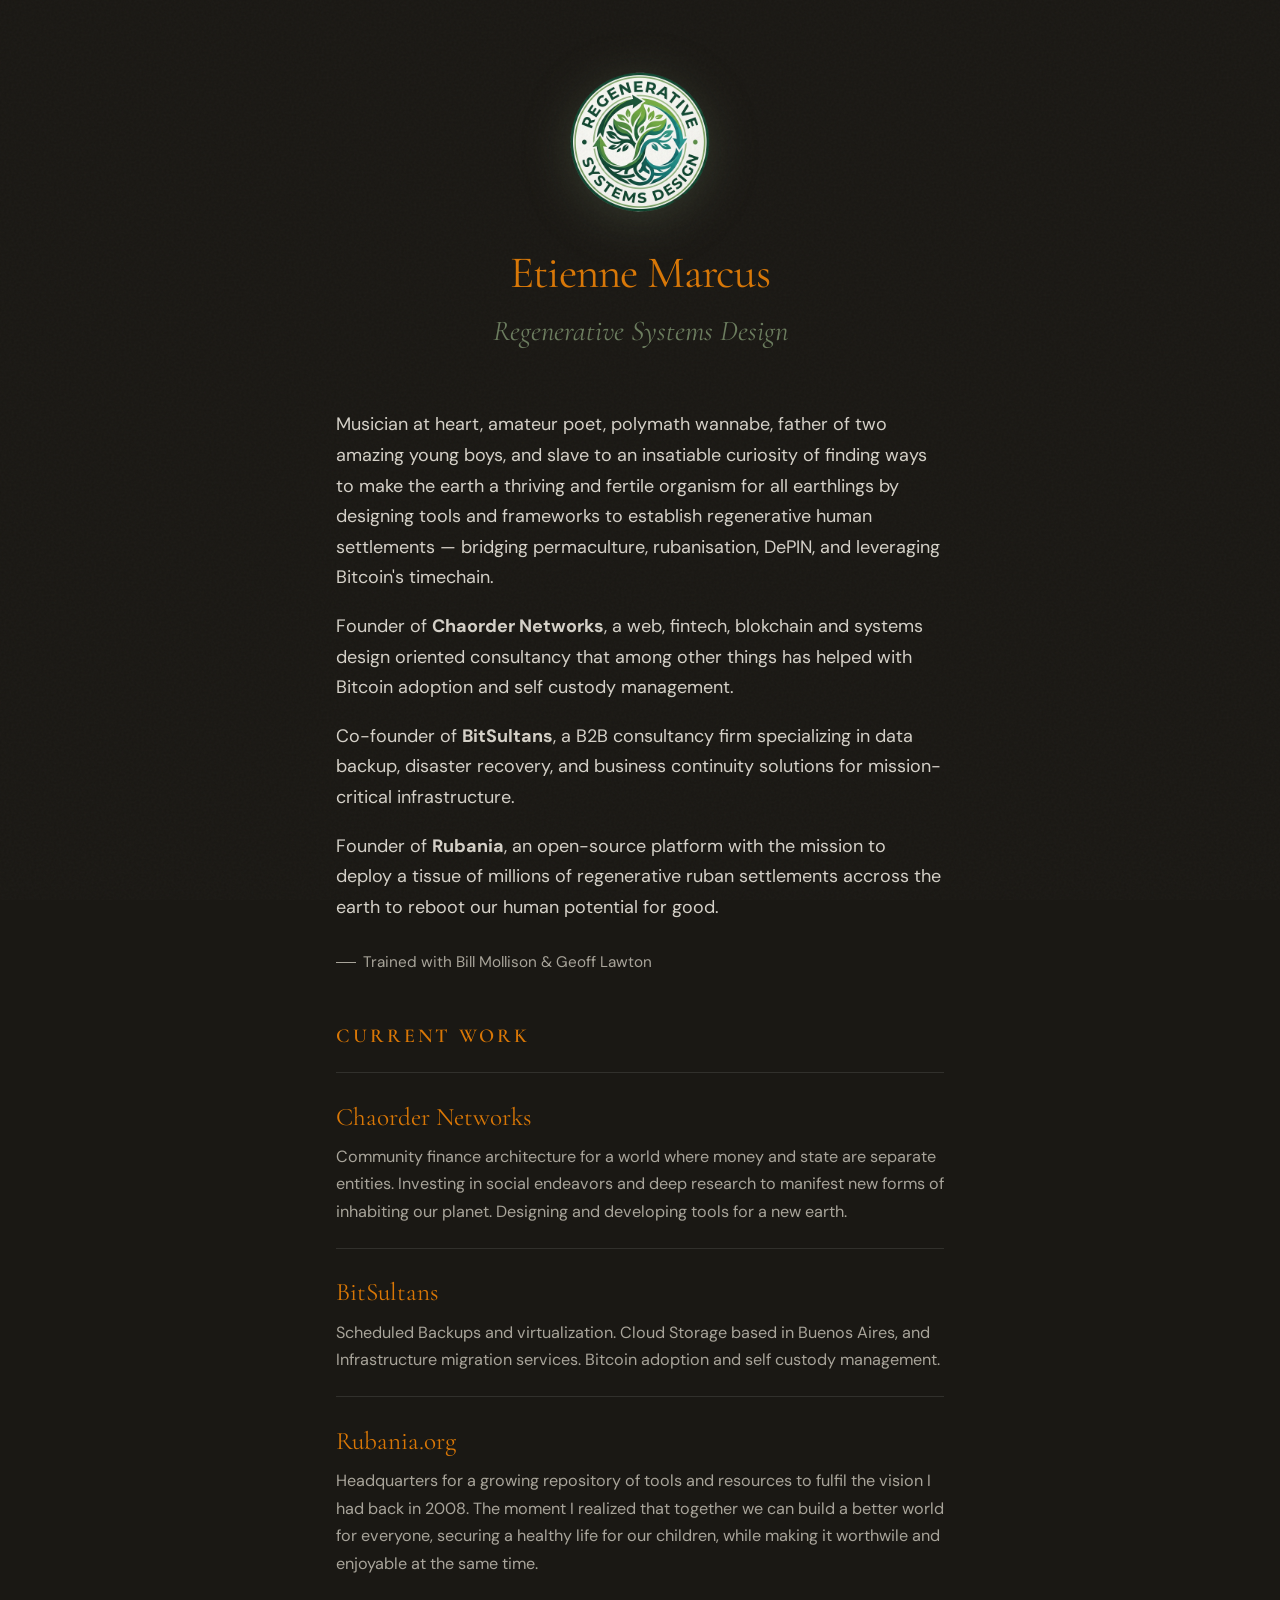
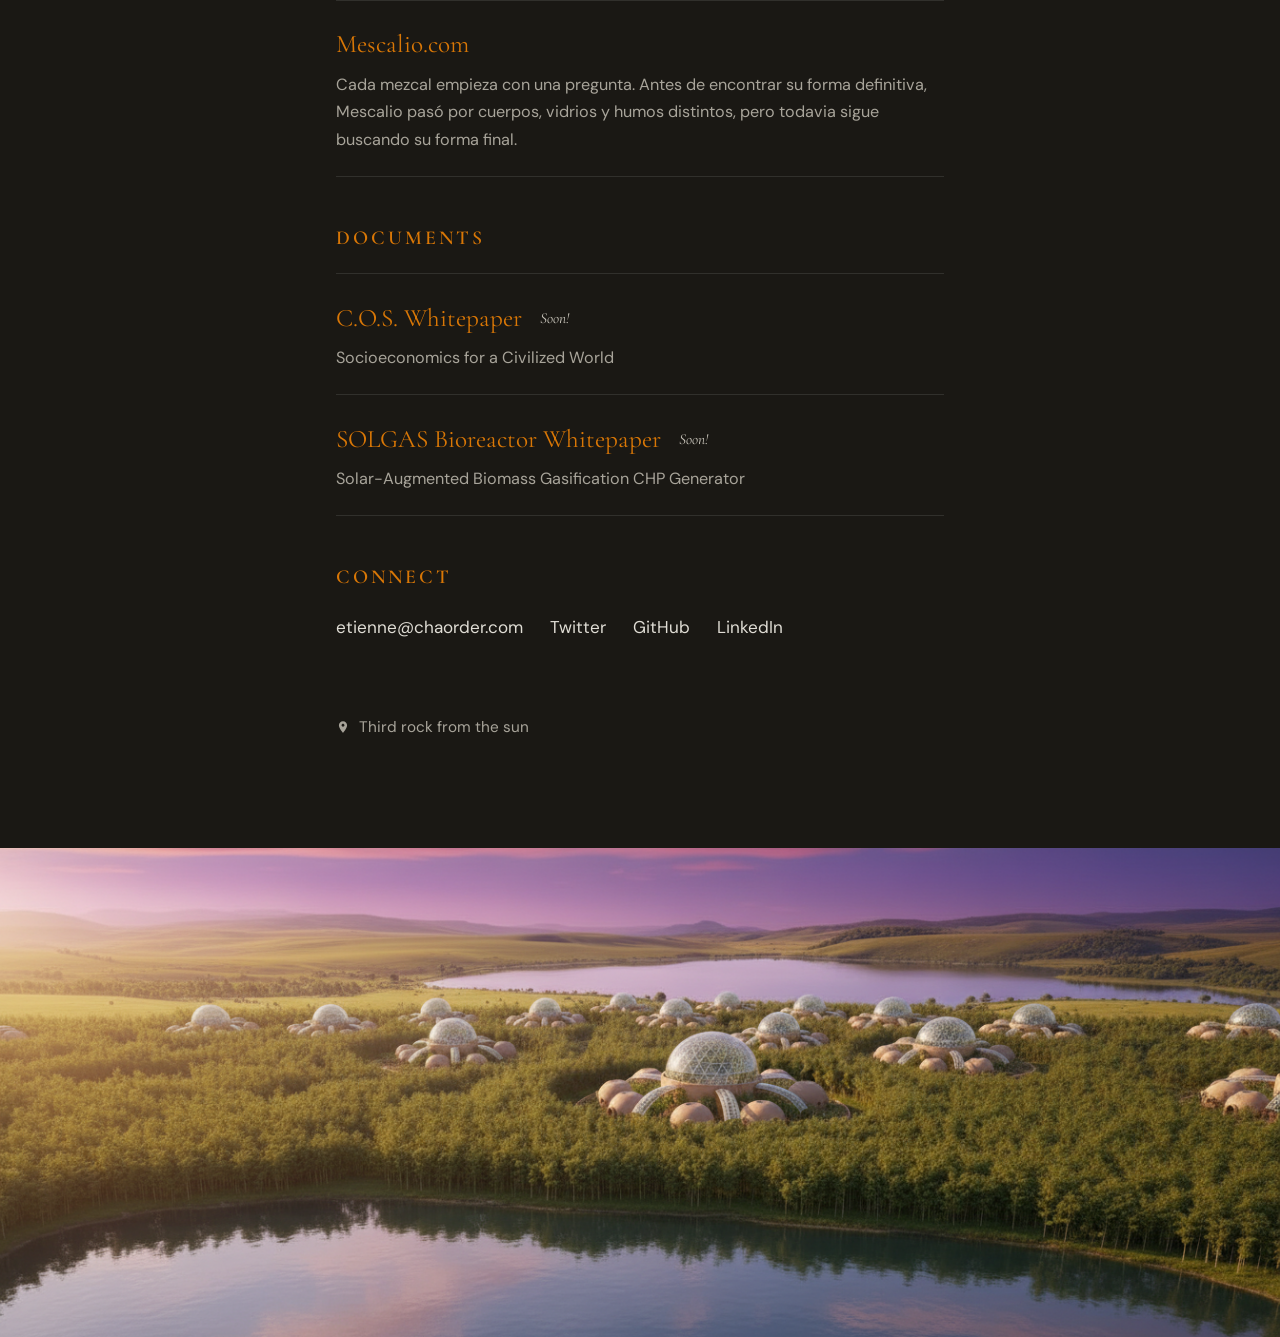
<file: index.html>
<!DOCTYPE html>
<html lang="en">
<head>
  <meta charset="UTF-8">
  <meta name="viewport" content="width=device-width, initial-scale=1.0">
  <title>Marcus Pub</title>
  <meta name="description" content="Regenerative systems designer. Founder of Rubania. Building tools that bridge permaculture principles with decentralized coordination.">
  
  <link rel="icon" type="image/png" href="images/favicon.png">
  <link rel="preconnect" href="https://fonts.googleapis.com">
  <link rel="preconnect" href="https://fonts.gstatic.com" crossorigin>
  <link href="https://fonts.googleapis.com/css2?family=Cormorant+Garamond:ital,wght@0,400;0,600;1,400&family=DM+Sans:wght@400;500&display=swap" rel="stylesheet">
  
  <style>
    :root {
      --color-earth: #e0ddd5;
      --color-soil: #d5d1c8;
      --color-sage: #c8c4ba;
      --color-stone: #a8a49a;
      --color-sand: #e8e2d6;
      --color-cream: #1a1814;
      --color-title: #d97706;
      --font-display: 'Cormorant Garamond', Georgia, serif;
      --font-body: 'DM Sans', -apple-system, sans-serif;
    }

    * {
      margin: 0;
      padding: 0;
      box-sizing: border-box;
    }

    html {
      font-size: 18px;
      scroll-behavior: smooth;
    }

    body {
      font-family: var(--font-body);
      background: var(--color-cream);
      color: var(--color-earth);
      line-height: 1.7;
      min-height: 100vh;
      position: relative;
      overflow-x: hidden;
    }

    /* Subtle texture overlay */
    body::before {
      content: '';
      position: fixed;
      top: 0;
      left: 0;
      width: 100%;
      height: 100%;
      background-image: url("data:image/svg+xml,%3Csvg viewBox='0 0 400 400' xmlns='http://www.w3.org/2000/svg'%3E%3Cfilter id='noiseFilter'%3E%3CfeTurbulence type='fractalNoise' baseFrequency='0.9' numOctaves='4' stitchTiles='stitch'/%3E%3C/filter%3E%3Crect width='100%25' height='100%25' filter='url(%23noiseFilter)'/%3E%3C/svg%3E");
      opacity: 0.03;
      pointer-events: none;
      z-index: 1000;
    }

    .container {
      max-width: 680px;
      margin: 0 auto;
      padding: 4rem 2rem;
      min-height: 100vh;
      display: flex;
      flex-direction: column;
      justify-content: center;
    }

    header {
      margin-bottom: 3rem;
      animation: fadeUp 0.8s ease-out;
    }

    .logo-container {
      display: flex;
      justify-content: center;
      margin-bottom: 2rem;
    }

    .logo {
      width: 140px;
      height: 140px;
      border-radius: 50%;
      object-fit: cover;
      animation: float 6s ease-in-out infinite, fadeUp 0.8s ease-out;
      filter: drop-shadow(0 8px 24px rgba(107, 124, 94, 0.3));
      transition: transform 0.4s ease, filter 0.4s ease;
    }

    .logo:hover {
      transform: scale(1.08);
      filter: drop-shadow(0 12px 32px rgba(107, 124, 94, 0.5));
    }

    @keyframes float {
      0%, 100% {
        transform: translateY(0px);
      }
      50% {
        transform: translateY(-8px);
      }
    }

    h1 {
      font-family: var(--font-display);
      font-size: 2.5rem;
      font-weight: 400;
      letter-spacing: -0.02em;
      line-height: 1.1;
      margin-bottom: 0.5rem;
      color: var(--color-title);
    }

    .tagline {
      display: block;
      text-align: center;
      font-family: var(--font-display);
      font-size: 1.6rem;
      font-style: italic;
      color: #6b7c5e;
    }

    .intro {
      margin-bottom: 2.5rem;
      animation: fadeUp 0.8s ease-out 0.1s backwards;
    }

    .intro p {
      margin-bottom: 1rem;
      color: var(--color-soil);
    }

    .intro p:last-child {
      margin-bottom: 0;
    }

    .lineage {
      display: inline-flex;
      align-items: center;
      gap: 0.4rem;
      font-size: 0.85rem;
      color: var(--color-stone);
      margin-top: 0.5rem;
    }

    .lineage::before {
      content: '';
      width: 20px;
      height: 1px;
      background: var(--color-stone);
    }

    .work {
      margin-bottom: 2.5rem;
      animation: fadeUp 0.8s ease-out 0.2s backwards;
    }

    .work h2 {
      font-family: var(--font-display);
      font-size: 1.1rem;
      font-weight: 600;
      text-transform: uppercase;
      letter-spacing: 0.15em;
      color: var(--color-title);
      margin-bottom: 1rem;
    }

    .project {
      padding: 1.25rem 0;
      border-top: 1px solid rgba(255, 255, 255, 0.1);
    }

    .project:last-child {
      border-bottom: 1px solid rgba(255, 255, 255, 0.1);
    }

    .project a {
      display: block;
      text-decoration: none;
      color: inherit;
      transition: all 0.3s ease;
    }

    .project a:hover {
      transform: translateX(8px);
    }

    .project-name {
      font-family: var(--font-display);
      font-size: 1.4rem;
      font-weight: 400;
      margin-bottom: 0.25rem;
      display: flex;
      align-items: center;
      gap: 0.5rem;
      color: var(--color-title);
    }

    .project-name::after {
      content: '→';
      font-size: 1rem;
      opacity: 0;
      transform: translateX(-8px);
      transition: all 0.3s ease;
    }

    .project a:hover .project-name::after {
      opacity: 1;
      transform: translateX(0);
    }

    .project-desc {
      font-size: 0.9rem;
      color: var(--color-stone);
    }

    .project.no-link {
      cursor: default;
    }

    .soon {
      font-family: var(--font-display);
      font-style: italic;
      font-size: 0.85rem;
      color: var(--color-sage);
      margin-left: 0.6em;
      font-weight: 400;
    }

    .connect {
      animation: fadeUp 0.8s ease-out 0.3s backwards;
    }

    .connect h2 {
      font-family: var(--font-display);
      font-size: 1.1rem;
      font-weight: 600;
      text-transform: uppercase;
      letter-spacing: 0.15em;
      color: var(--color-title);
      margin-bottom: 1rem;
    }

    .links {
      display: flex;
      flex-wrap: wrap;
      gap: 1.5rem;
    }

    .links a {
      color: var(--color-earth);
      text-decoration: none;
      font-size: 0.95rem;
      position: relative;
      transition: color 0.3s ease;
    }

    .links a::after {
      content: '';
      position: absolute;
      bottom: -2px;
      left: 0;
      width: 100%;
      height: 1px;
      background: var(--color-sage);
      transform: scaleX(0);
      transform-origin: right;
      transition: transform 0.3s ease;
    }

    .links a:hover {
      color: var(--color-sage);
    }

    .links a:hover::after {
      transform: scaleX(1);
      transform-origin: left;
    }

    footer {
      margin-top: auto;
      padding-top: 4rem;
      animation: fadeUp 0.8s ease-out 0.4s backwards;
    }

    .location {
      font-size: 0.85rem;
      color: var(--color-stone);
      display: flex;
      align-items: center;
      gap: 0.5rem;
    }

    .location svg {
      width: 14px;
      height: 14px;
      fill: currentColor;
    }

    @keyframes fadeUp {
      from {
        opacity: 0;
        transform: translateY(20px);
      }
      to {
        opacity: 1;
        transform: translateY(0);
      }
    }

    @media (max-width: 600px) {
      html {
        font-size: 16px;
      }

      .container {
        padding: 3rem 1.5rem;
      }

      h1 {
        font-size: 2rem;
      }

      .logo {
        width: 110px;
        height: 110px;
      }

      .links {
        gap: 1rem 1.5rem;
      }
    }

    /* Bottom banner */
    .banner {
      width: 100%;
      margin-top: 2rem;
      animation: fadeUp 0.8s ease-out 0.5s backwards;
    }

    .banner img {
      width: 100%;
      height: auto;
      display: block;
    }

  </style>
</head>
<body>
  <div class="container">
    <header>
      <div class="logo-container">
        <img src="images/regen.png" alt="Regen Logo" class="logo">
      </div>
      <h1><center>Etienne Marcus</center></h1>
      <span class="tagline">Regenerative Systems Design</span>
    </header>

    <section class="intro">
      <p>
        Musician at heart, amateur poet, polymath wannabe, father of two amazing young boys,
        and slave to an insatiable curiosity of finding ways to
        make the earth a thriving and fertile organism for all earthlings by designing tools and frameworks to establish regenerative human settlements — bridging permaculture, rubanisation, DePIN, and leveraging Bitcoin's timechain.
      </p>
      <p>
        Founder of <strong>Chaorder Networks</strong>, a web, fintech, blokchain and systems design oriented consultancy that among other things has helped with Bitcoin adoption and self custody management.
      </p>
      <p>
        Co-founder of <strong>BitSultans</strong>, a B2B consultancy firm specializing in data backup, disaster recovery, and business continuity solutions for mission-critical infrastructure.
      </p> 
      <p>
        Founder of <strong>Rubania</strong>, an open-source platform with the mission to deploy a tissue of millions of regenerative ruban settlements accross the earth to reboot our human potential for good.
      </p>
      <div class="lineage">
        Trained with Bill Mollison & Geoff Lawton
      </div>
    </section>

    <section class="work">
      <h2>Current Work</h2>

      <div class="project">
        <a href="https://chaorder.com" target="_blank" rel="noopener">
          <div class="project-name">Chaorder Networks</div>
          <div class="project-desc">Community finance architecture for a world where money and state are separate entities. Investing in social endeavors and deep research to manifest new forms of inhabiting our planet. Designing and developing tools for a new earth.</div>
        </a>
      </div>

      <div class="project">
        <a href="https://www.bitsultans.it/" target="_blank" rel="noopener">
          <div class="project-name">BitSultans</div>
          <div class="project-desc">Scheduled Backups and virtualization. Cloud Storage based in Buenos Aires, and Infrastructure migration services. Bitcoin adoption and self custody management.</div>
        </a>
      </div>

      <div class="project">
        <a href="https://www.rubania.org" target="_blank" rel="noopener">
          <div class="project-name">Rubania.org</div>
          <div class="project-desc">Headquarters for a growing repository of tools and resources to fulfil the vision I had back in 2008. The moment I realized that together we can build a better world for everyone, securing a healthy life for our children, while making it worthwile and enjoyable at the same time.</div>
        </a>
      </div>

      <div class="project">
        <a href="https://mescalio.com" target="_blank" rel="noopener">
          <div class="project-name">Mescalio.com</div>
          <div class="project-desc">Cada mezcal empieza con una pregunta. Antes de encontrar su forma definitiva, Mescalio pasó por cuerpos, vidrios y humos distintos, pero todavia sigue buscando su forma final.</div>
        </a>
      </div>
    </section>

    <section class="work">
      <h2>Documents</h2>

      <div class="project no-link">
        <div class="project-name">C.O.S. Whitepaper <span class="soon">Soon!</span></div>
        <div class="project-desc">Socioeconomics for a Civilized World</div>
      </div>

      <div class="project no-link">
        <div class="project-name">SOLGAS Bioreactor Whitepaper <span class="soon">Soon!</span></div>
        <div class="project-desc">Solar-Augmented Biomass Gasification CHP Generator</div>
      </div>
    </section>

    <section class="connect">
      <h2>Connect</h2>
      <div class="links">
        <a href="mailto:etienne@chaorder.com">etienne@chaorder.com</a>
        <a href="https://twitter.com/etimarcus" target="_blank" rel="noopener">Twitter</a>
        <a href="https://github.com/etimarcus" target="_blank" rel="noopener">GitHub</a>
        <a href="https://linkedin.com/in/ermarcus" target="_blank" rel="noopener">LinkedIn</a>
      </div>
    </section>

    <footer>
      <div class="location">
        <svg xmlns="http://www.w3.org/2000/svg" viewBox="0 0 24 24"><path d="M12 2C8.13 2 5 5.13 5 9c0 5.25 7 13 7 13s7-7.75 7-13c0-3.87-3.13-7-7-7zm0 9.5c-1.38 0-2.5-1.12-2.5-2.5s1.12-2.5 2.5-2.5 2.5 1.12 2.5 2.5-1.12 2.5-2.5 2.5z"/></svg>
        Third rock from the sun
      </div>
    </footer>
  </div>

  <div class="banner">
    <img src="images/banner.png" alt="Regenerative Settlement Vision">
  </div>
</body>
</html>
</file>
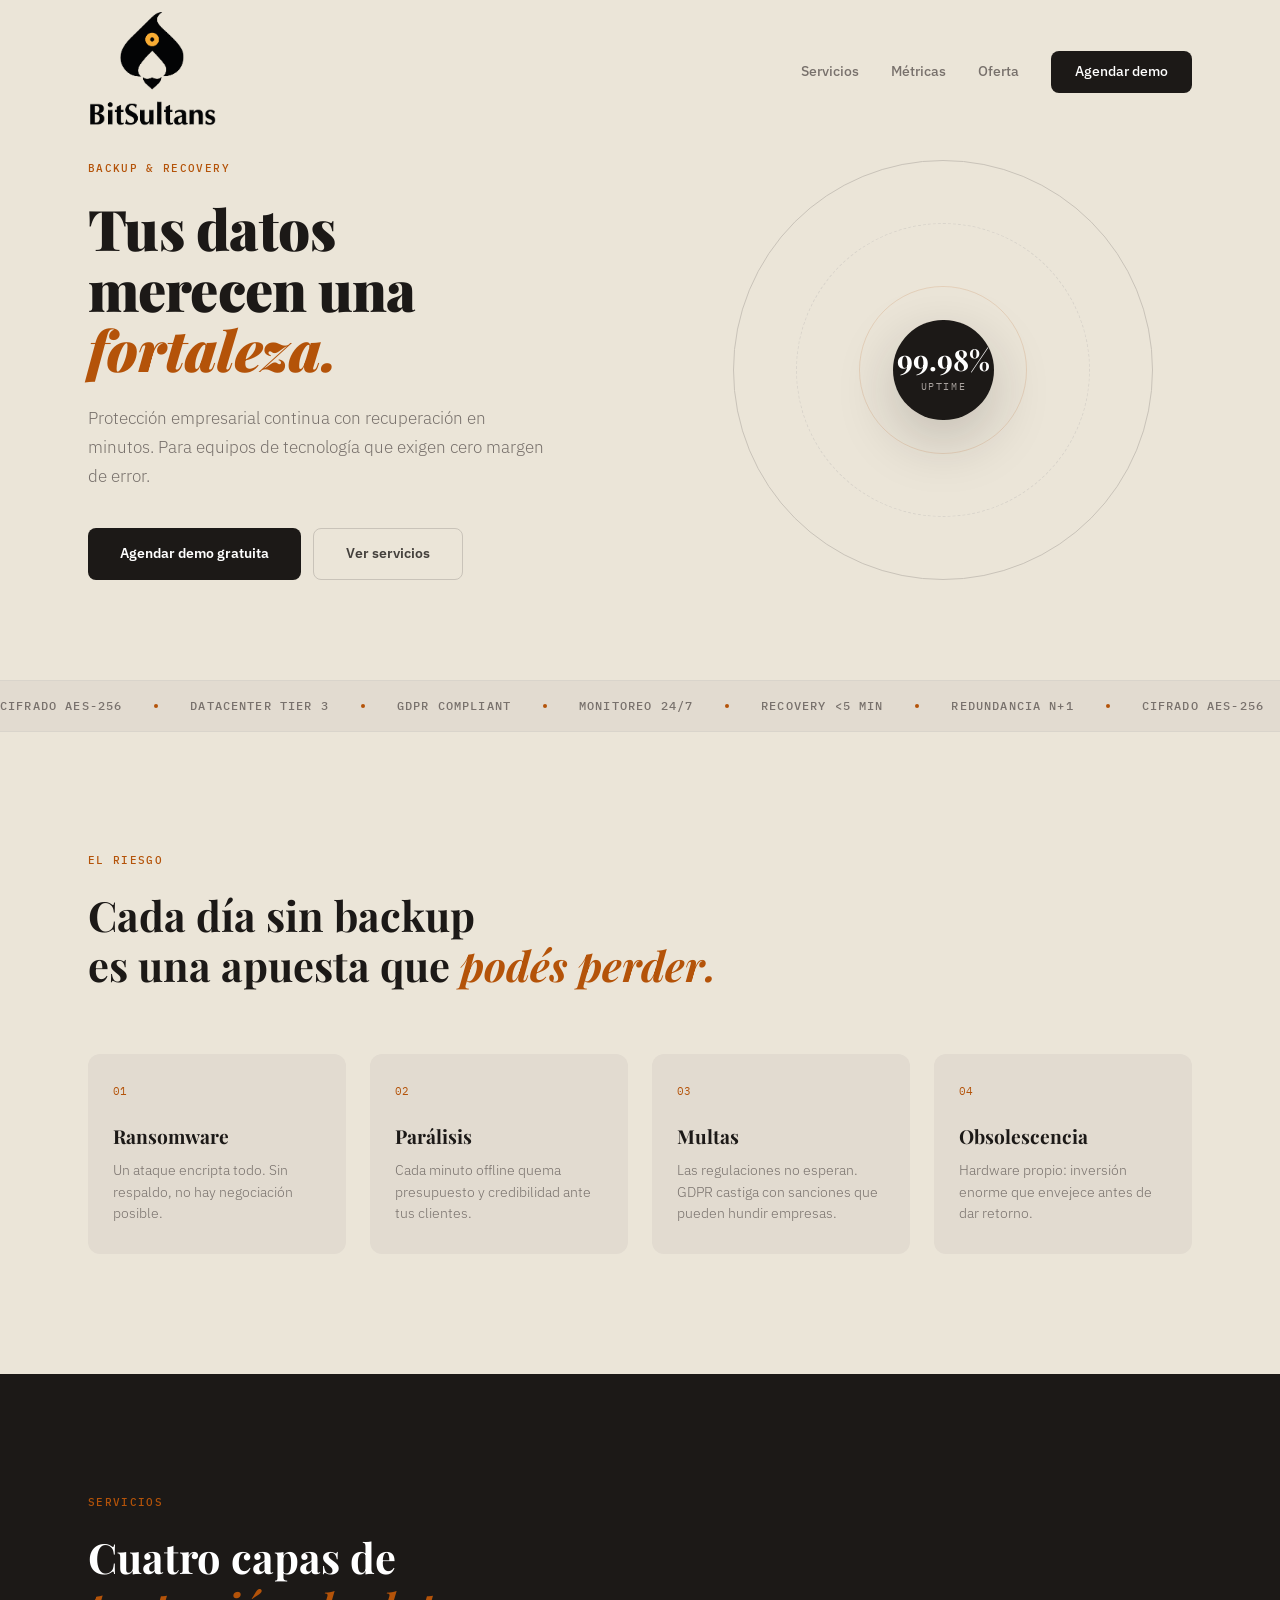
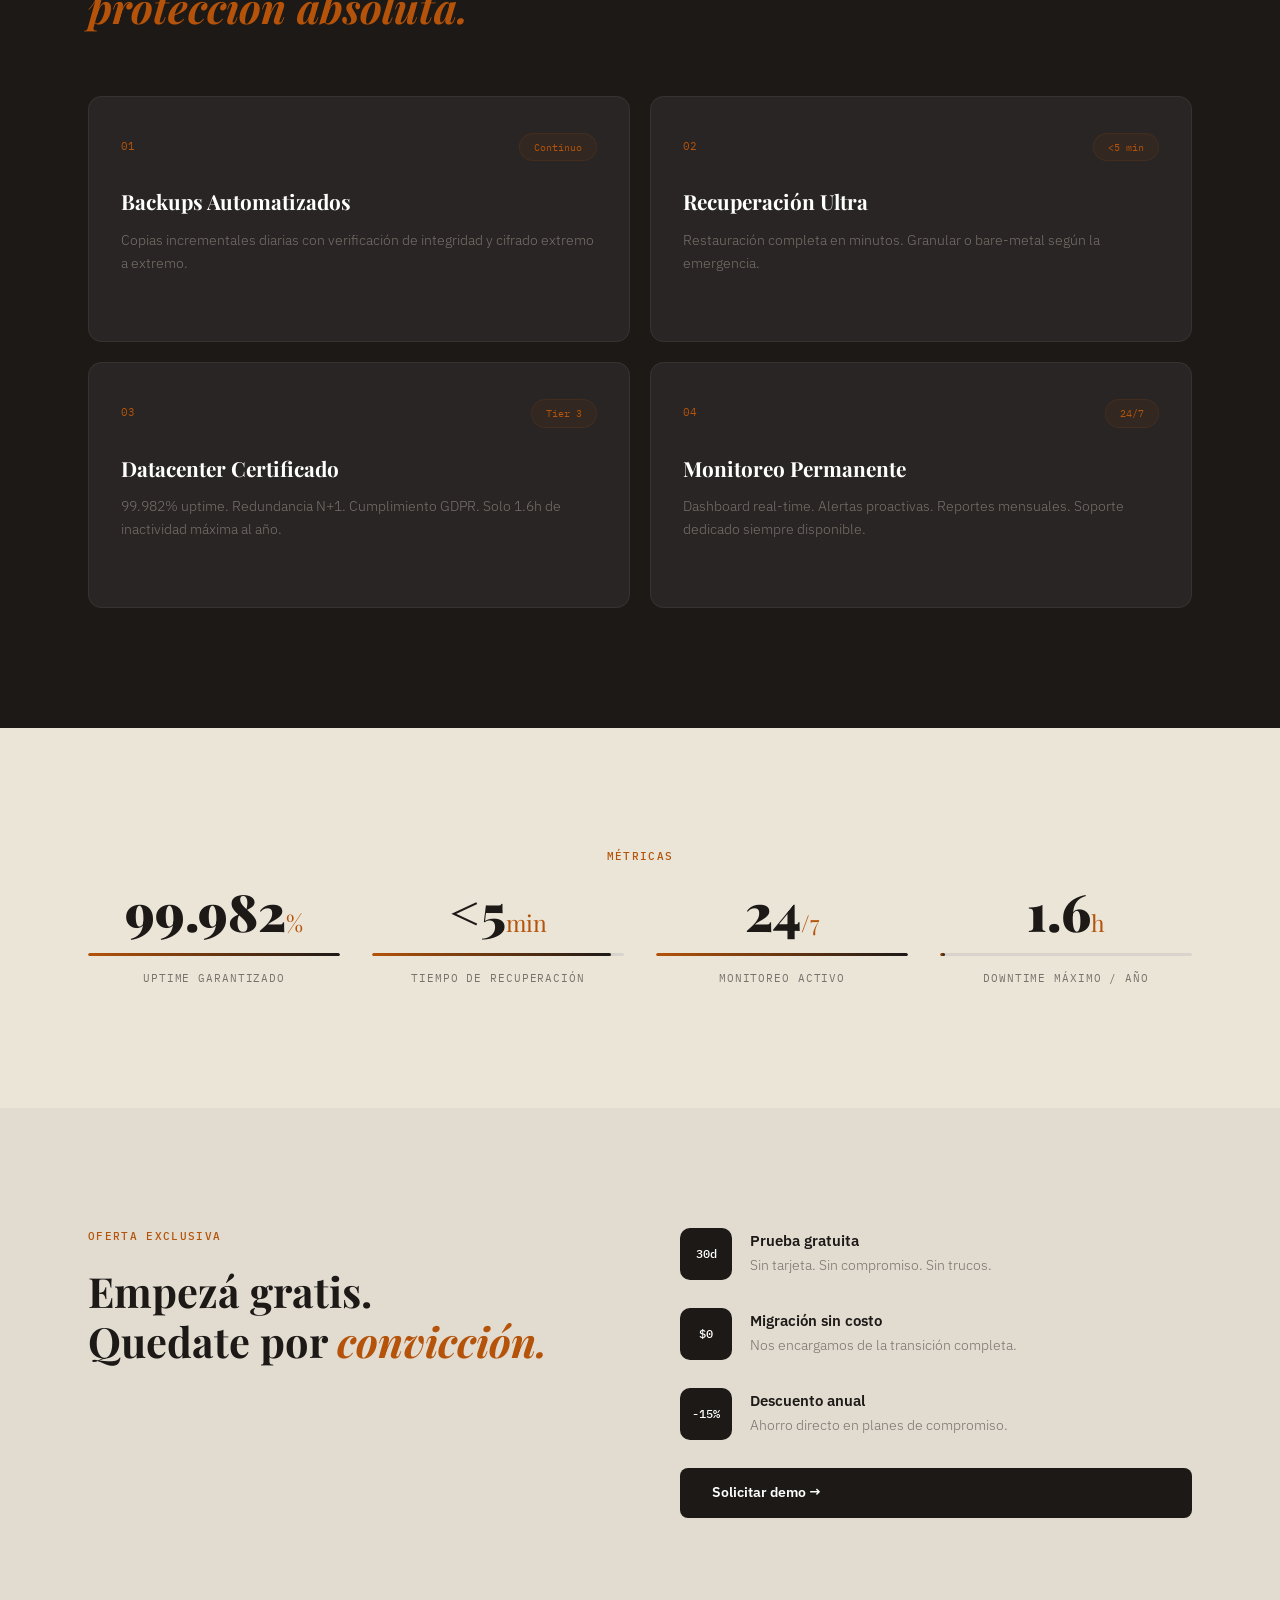
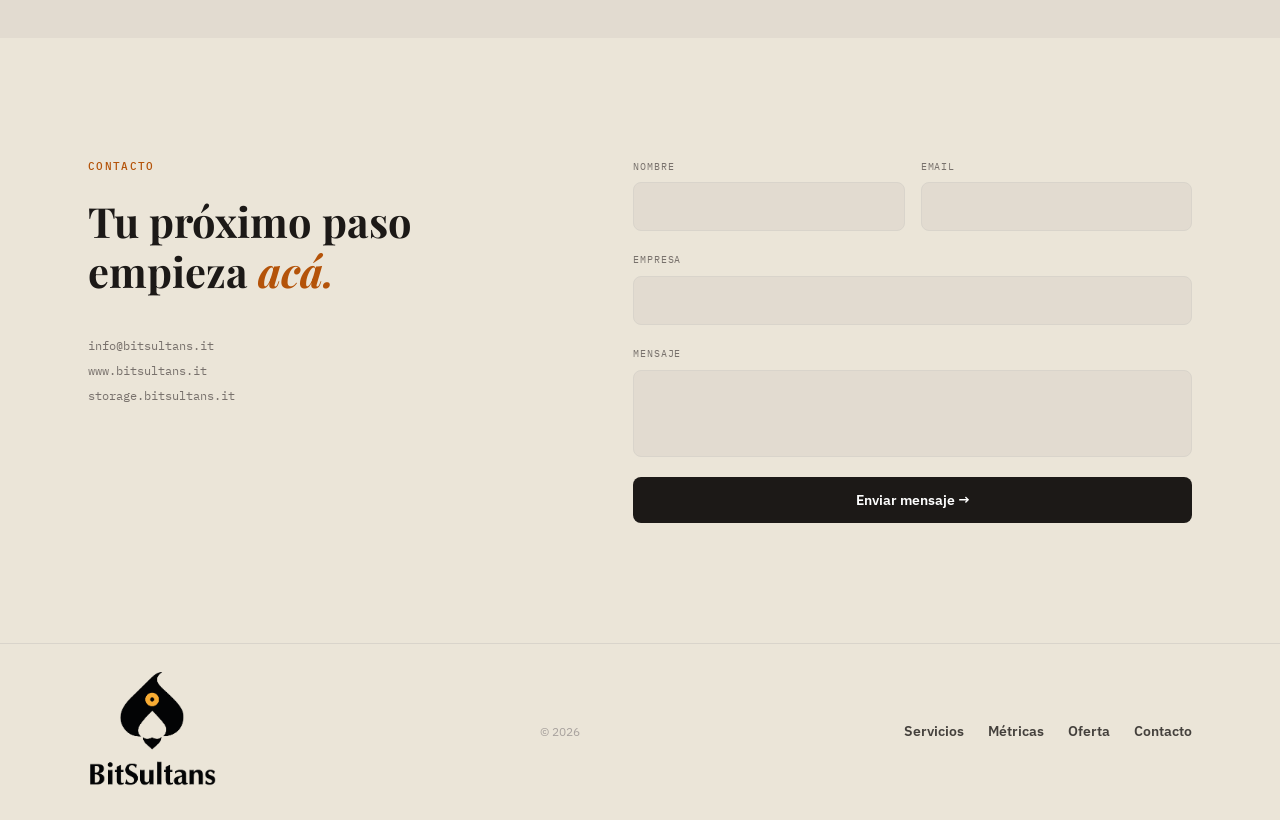
<file: bitsultans/index.html>
<!DOCTYPE html>
<html lang="es">
<head>
  <meta charset="UTF-8">
  <meta name="viewport" content="width=device-width, initial-scale=1.0">
  <title>BitSultans — Infraestructura Blindada</title>
  <link rel="preconnect" href="https://fonts.googleapis.com">
  <link rel="preconnect" href="https://fonts.gstatic.com" crossorigin>
  <link href="https://fonts.googleapis.com/css2?family=Playfair+Display:ital,wght@0,400;0,700;0,900;1,400;1,700&family=IBM+Plex+Sans:wght@300;400;500;600&family=IBM+Plex+Mono:wght@400;500&display=swap" rel="stylesheet">
  <link rel="stylesheet" href="styles.css">
</head>
<body>

  <!-- Header -->
  <header class="hd">
    <div class="hd__inner">
      <a href="#" class="hd__logo"><img src="logo.png" alt="BitSultans" class="hd__logo-img"></a>
      <nav class="hd__nav" id="hdNav">
        <a href="#servicios">Servicios</a>
        <a href="#metricas">Métricas</a>
        <a href="#oferta">Oferta</a>
        <a href="#contacto" class="hd__nav-cta">Agendar demo</a>
      </nav>
      <button class="hd__toggle" id="hdToggle" aria-label="Menu">
        <svg width="24" height="24" viewBox="0 0 24 24" fill="none" stroke="currentColor" stroke-width="1.5"><line x1="4" y1="8" x2="20" y2="8"/><line x1="4" y1="16" x2="20" y2="16"/></svg>
      </button>
    </div>
  </header>

  <!-- Mobile menu -->
  <div class="mob" id="mob">
    <button class="mob__close" id="mobClose" aria-label="Cerrar">
      <svg width="28" height="28" viewBox="0 0 24 24" fill="none" stroke="currentColor" stroke-width="1.5"><line x1="6" y1="6" x2="18" y2="18"/><line x1="18" y1="6" x2="6" y2="18"/></svg>
    </button>
    <nav>
      <a href="#servicios">Servicios</a>
      <a href="#metricas">Métricas</a>
      <a href="#oferta">Oferta</a>
      <a href="#contacto">Contacto</a>
    </nav>
  </div>

  <!-- Hero -->
  <section class="hero">
    <div class="hero__container">
      <div class="hero__left">
        <span class="caption">Backup & Recovery</span>
        <h1>
          Tus datos<br>
          merecen una<br>
          <i>fortaleza.</i>
        </h1>
        <p>Protección empresarial continua con recuperación en minutos. Para equipos de tecnología que exigen cero margen de error.</p>
        <div class="hero__btns">
          <a href="#contacto" class="bt bt--dark">Agendar demo gratuita</a>
          <a href="#servicios" class="bt bt--line">Ver servicios</a>
        </div>
      </div>
      <div class="hero__right">
        <div class="hero__visual">
          <div class="hero__ring hero__ring--1"></div>
          <div class="hero__ring hero__ring--2"></div>
          <div class="hero__ring hero__ring--3"></div>
          <div class="hero__center">
            <span>99.98%</span>
            <small>uptime</small>
          </div>
        </div>
      </div>
    </div>
  </section>

  <!-- Ticker -->
  <div class="ticker">
    <div class="ticker__track">
      <span>Cifrado AES-256</span><span class="ticker__dot"></span>
      <span>Datacenter Tier 3</span><span class="ticker__dot"></span>
      <span>GDPR Compliant</span><span class="ticker__dot"></span>
      <span>Monitoreo 24/7</span><span class="ticker__dot"></span>
      <span>Recovery &lt;5 min</span><span class="ticker__dot"></span>
      <span>Redundancia N+1</span><span class="ticker__dot"></span>
      <span>Cifrado AES-256</span><span class="ticker__dot"></span>
      <span>Datacenter Tier 3</span><span class="ticker__dot"></span>
      <span>GDPR Compliant</span><span class="ticker__dot"></span>
      <span>Monitoreo 24/7</span><span class="ticker__dot"></span>
      <span>Recovery &lt;5 min</span><span class="ticker__dot"></span>
      <span>Redundancia N+1</span><span class="ticker__dot"></span>
    </div>
  </div>

  <!-- Problema -->
  <section class="prob">
    <div class="wrap">
      <div class="prob__top">
        <span class="caption">El riesgo</span>
        <h2>Cada día sin backup<br>es una apuesta que <i>podés perder.</i></h2>
      </div>
      <div class="prob__cols">
        <div class="prob__card" data-r>
          <span class="prob__n">01</span>
          <h3>Ransomware</h3>
          <p>Un ataque encripta todo. Sin respaldo, no hay negociación posible.</p>
        </div>
        <div class="prob__card" data-r>
          <span class="prob__n">02</span>
          <h3>Parálisis</h3>
          <p>Cada minuto offline quema presupuesto y credibilidad ante tus clientes.</p>
        </div>
        <div class="prob__card" data-r>
          <span class="prob__n">03</span>
          <h3>Multas</h3>
          <p>Las regulaciones no esperan. GDPR castiga con sanciones que pueden hundir empresas.</p>
        </div>
        <div class="prob__card" data-r>
          <span class="prob__n">04</span>
          <h3>Obsolescencia</h3>
          <p>Hardware propio: inversión enorme que envejece antes de dar retorno.</p>
        </div>
      </div>
    </div>
  </section>

  <!-- Servicios -->
  <section class="svc" id="servicios">
    <div class="wrap">
      <div class="svc__top">
        <span class="caption">Servicios</span>
        <h2>Cuatro capas de<br><i>protección absoluta.</i></h2>
      </div>
      <div class="svc__grid">
        <article class="svc__box" data-r>
          <div class="svc__box-head">
            <span class="svc__box-n">01</span>
            <span class="svc__box-tag">Continuo</span>
          </div>
          <h3>Backups Automatizados</h3>
          <p>Copias incrementales diarias con verificación de integridad y cifrado extremo a extremo.</p>
          <div class="svc__box-line"></div>
        </article>
        <article class="svc__box" data-r>
          <div class="svc__box-head">
            <span class="svc__box-n">02</span>
            <span class="svc__box-tag">&lt;5 min</span>
          </div>
          <h3>Recuperación Ultra</h3>
          <p>Restauración completa en minutos. Granular o bare-metal según la emergencia.</p>
          <div class="svc__box-line"></div>
        </article>
        <article class="svc__box" data-r>
          <div class="svc__box-head">
            <span class="svc__box-n">03</span>
            <span class="svc__box-tag">Tier 3</span>
          </div>
          <h3>Datacenter Certificado</h3>
          <p>99.982% uptime. Redundancia N+1. Cumplimiento GDPR. Solo 1.6h de inactividad máxima al año.</p>
          <div class="svc__box-line"></div>
        </article>
        <article class="svc__box" data-r>
          <div class="svc__box-head">
            <span class="svc__box-n">04</span>
            <span class="svc__box-tag">24/7</span>
          </div>
          <h3>Monitoreo Permanente</h3>
          <p>Dashboard real-time. Alertas proactivas. Reportes mensuales. Soporte dedicado siempre disponible.</p>
          <div class="svc__box-line"></div>
        </article>
      </div>
    </div>
  </section>

  <!-- Metricas -->
  <section class="met" id="metricas">
    <div class="wrap">
      <span class="caption caption--center">Métricas</span>
      <div class="met__grid">
        <div class="met__item" data-r>
          <div class="met__val">99.982<span>%</span></div>
          <div class="met__bar"><div class="met__fill" style="--w:99.98%"></div></div>
          <div class="met__label">Uptime garantizado</div>
        </div>
        <div class="met__item" data-r>
          <div class="met__val">&lt;5<span>min</span></div>
          <div class="met__bar"><div class="met__fill" style="--w:95%"></div></div>
          <div class="met__label">Tiempo de recuperación</div>
        </div>
        <div class="met__item" data-r>
          <div class="met__val">24<span>/7</span></div>
          <div class="met__bar"><div class="met__fill" style="--w:100%"></div></div>
          <div class="met__label">Monitoreo activo</div>
        </div>
        <div class="met__item" data-r>
          <div class="met__val">1.6<span>h</span></div>
          <div class="met__bar"><div class="met__fill" style="--w:2%"></div></div>
          <div class="met__label">Downtime máximo / año</div>
        </div>
      </div>
    </div>
  </section>

  <!-- Oferta -->
  <section class="deal" id="oferta">
    <div class="wrap">
      <div class="deal__split">
        <div class="deal__left">
          <span class="caption">Oferta exclusiva</span>
          <h2>Empezá gratis.<br>Quedate por <i>convicción.</i></h2>
        </div>
        <div class="deal__right">
          <div class="deal__item" data-r>
            <div class="deal__icon">30d</div>
            <div>
              <strong>Prueba gratuita</strong>
              <p>Sin tarjeta. Sin compromiso. Sin trucos.</p>
            </div>
          </div>
          <div class="deal__item" data-r>
            <div class="deal__icon">$0</div>
            <div>
              <strong>Migración sin costo</strong>
              <p>Nos encargamos de la transición completa.</p>
            </div>
          </div>
          <div class="deal__item" data-r>
            <div class="deal__icon">-15%</div>
            <div>
              <strong>Descuento anual</strong>
              <p>Ahorro directo en planes de compromiso.</p>
            </div>
          </div>
          <a href="#contacto" class="bt bt--dark">Solicitar demo &rarr;</a>
        </div>
      </div>
    </div>
  </section>

  <!-- Contacto -->
  <section class="cta" id="contacto">
    <div class="wrap">
      <div class="cta__split">
        <div class="cta__left">
          <span class="caption">Contacto</span>
          <h2>Tu próximo paso<br>empieza <i>acá.</i></h2>
          <div class="cta__info">
            <a href="mailto:info@bitsultans.it">info@bitsultans.it</a>
            <a href="https://www.bitsultans.it">www.bitsultans.it</a>
            <a href="https://storage.bitsultans.it">storage.bitsultans.it</a>
          </div>
        </div>
        <form class="cta__form" id="ctaForm">
          <div class="cta__form-row">
            <div class="ff">
              <label>Nombre</label>
              <input type="text" name="name" required>
            </div>
            <div class="ff">
              <label>Email</label>
              <input type="email" name="email" required>
            </div>
          </div>
          <div class="ff">
            <label>Empresa</label>
            <input type="text" name="company">
          </div>
          <div class="ff">
            <label>Mensaje</label>
            <textarea name="message" rows="3"></textarea>
          </div>
          <button type="submit" class="bt bt--dark bt--full">Enviar mensaje &rarr;</button>
        </form>
      </div>
    </div>
  </section>

  <!-- Footer -->
  <footer class="ft">
    <div class="wrap ft__inner">
      <a href="#" class="hd__logo"><img src="logo.png" alt="BitSultans" class="hd__logo-img"></a>
      <span class="ft__copy">&copy; 2026</span>
      <nav class="ft__nav">
        <a href="#servicios">Servicios</a>
        <a href="#metricas">Métricas</a>
        <a href="#oferta">Oferta</a>
        <a href="#contacto">Contacto</a>
      </nav>
    </div>
  </footer>

  <script src="script.js"></script>
</body>
</html>
</file>
<file: bitsultans/styles.css>
/* ============================================
   BitSultans v4 — Luxury Serif + Warm Noir
   ============================================ */

*, *::before, *::after {
  margin: 0;
  padding: 0;
  box-sizing: border-box;
}

:root {
  --bg: #ebe5d8;
  --bg-alt: #e2dbd0;
  --ink: #1c1917;
  --ink-2: #292524;
  --ink-3: #44403c;
  --muted: #78716c;
  --faint: #a8a29e;
  --line: #d9d4cb;
  --line-dark: #c9c3b9;
  --warm: #b45309;
  --warm-bg: #fef3c7;
  --warm-soft: rgba(180, 83, 9, 0.07);
  --dark-bg: #1c1917;
  --dark-surface: #292524;
  --dark-text: #d6d3d1;
  --dark-muted: #78716c;
  --serif: 'Playfair Display', Georgia, serif;
  --sans: 'IBM Plex Sans', -apple-system, sans-serif;
  --mono: 'IBM Plex Mono', monospace;
  --ease: cubic-bezier(0.22, 1, 0.36, 1);
}

html {
  scroll-behavior: smooth;
  -webkit-font-smoothing: antialiased;
}

body {
  font-family: var(--sans);
  font-size: 16px;
  line-height: 1.6;
  color: var(--ink-3);
  background: var(--bg);
  overflow-x: hidden;
}

::selection { background: var(--warm); color: #fff; }

a { text-decoration: none; color: inherit; transition: 0.3s; }

.wrap {
  max-width: 1200px;
  margin: 0 auto;
  padding: 0 48px;
}

i {
  font-family: var(--serif);
  font-style: italic;
  color: var(--warm);
}

/* --- Caption --- */
.caption {
  font-family: var(--mono);
  font-size: 0.7rem;
  font-weight: 500;
  text-transform: uppercase;
  letter-spacing: 0.12em;
  color: var(--warm);
  display: block;
  margin-bottom: 20px;
}

.caption--center { text-align: center; }

/* --- Buttons --- */
.bt {
  display: inline-flex;
  align-items: center;
  gap: 8px;
  font-family: var(--sans);
  font-size: 0.85rem;
  font-weight: 600;
  padding: 14px 32px;
  border-radius: 8px;
  border: none;
  cursor: pointer;
  transition: all 0.35s var(--ease);
  white-space: nowrap;
}

.bt--dark {
  background: var(--ink);
  color: #fff;
}

.bt--dark:hover {
  background: var(--ink-2);
  transform: translateY(-2px);
  box-shadow: 0 8px 24px rgba(28,25,23,0.15);
  color: #fff;
}

.bt--line {
  background: transparent;
  color: var(--ink-3);
  border: 1px solid var(--line-dark);
}

.bt--line:hover {
  border-color: var(--ink);
  color: var(--ink);
}

.bt--full { width: 100%; justify-content: center; }

/* --- Header --- */
.hd {
  position: fixed;
  top: 0;
  left: 0;
  right: 0;
  z-index: 100;
  background: transparent;
  transition: all 0.4s var(--ease);
}

.hd--scrolled {
  background: rgba(235, 229, 216, 0.92);
  backdrop-filter: blur(20px);
  -webkit-backdrop-filter: blur(20px);
  border-bottom: 1px solid var(--line);
}

.hd__inner {
  max-width: 1200px;
  margin: 0 auto;
  padding: 12px 48px;
  display: flex;
  align-items: center;
  justify-content: space-between;
}

.hd__logo {
  font-family: var(--serif);
  font-size: 2.2rem;
  font-weight: 700;
  color: var(--ink);
  display: inline-flex;
  align-items: center;
  gap: 14px;
}

.hd__logo-img {
  height: 120px;
  width: auto;
  object-fit: contain;
}

.hd__nav {
  display: flex;
  align-items: center;
  gap: 32px;
}

.hd__nav a {
  font-size: 0.85rem;
  font-weight: 500;
  color: var(--muted);
}

.hd__nav a:hover { color: var(--ink); }

.hd__nav-cta {
  background: var(--ink);
  color: #fff !important;
  padding: 10px 24px;
  border-radius: 8px;
}

.hd__nav-cta:hover {
  background: var(--ink-2) !important;
  color: #fff !important;
}

.hd__toggle {
  display: none;
  background: none;
  border: none;
  cursor: pointer;
  color: var(--ink);
}

/* Mobile */
.mob {
  position: fixed;
  inset: 0;
  z-index: 200;
  background: var(--bg);
  display: flex;
  flex-direction: column;
  align-items: center;
  justify-content: center;
  gap: 28px;
  opacity: 0;
  visibility: hidden;
  transition: all 0.35s var(--ease);
}

.mob.open { opacity: 1; visibility: visible; }

.mob__close {
  position: absolute;
  top: 20px;
  right: 24px;
  background: none;
  border: none;
  cursor: pointer;
  color: var(--ink);
}

.mob nav a {
  display: block;
  font-family: var(--serif);
  font-size: 1.8rem;
  color: var(--ink);
  text-align: center;
  padding: 8px 0;
}

.mob nav a:hover { color: var(--warm); }

/* --- Hero --- */
.hero {
  padding: 160px 0 100px;
  overflow: hidden;
}

.hero__container {
  max-width: 1200px;
  margin: 0 auto;
  padding: 0 48px;
  display: grid;
  grid-template-columns: 1.1fr 1fr;
  gap: 60px;
  align-items: center;
}

.hero h1 {
  font-family: var(--serif);
  font-size: clamp(2.2rem, 4.5vw, 3.5rem);
  font-weight: 900;
  line-height: 1.08;
  color: var(--ink);
  margin-bottom: 24px;
  letter-spacing: -0.01em;
}

.hero p {
  font-size: 1.05rem;
  line-height: 1.75;
  color: var(--muted);
  max-width: 460px;
  margin-bottom: 36px;
  font-weight: 300;
}

.hero__btns {
  display: flex;
  gap: 12px;
}

/* Visual */
.hero__visual {
  position: relative;
  width: 100%;
  aspect-ratio: 1;
  max-width: 420px;
  margin: 0 auto;
}

.hero__ring {
  position: absolute;
  border-radius: 50%;
  border: 1px solid var(--line);
  animation: ringRotate 30s linear infinite;
}

.hero__ring--1 {
  inset: 0;
  border-color: var(--line-dark);
}

.hero__ring--2 {
  inset: 15%;
  border-style: dashed;
  animation-direction: reverse;
  animation-duration: 45s;
}

.hero__ring--3 {
  inset: 30%;
  border-color: rgba(180, 83, 9, 0.15);
}

@keyframes ringRotate {
  to { transform: rotate(360deg); }
}

.hero__center {
  position: absolute;
  inset: 38%;
  border-radius: 50%;
  background: var(--ink);
  display: flex;
  flex-direction: column;
  align-items: center;
  justify-content: center;
  color: #fff;
  box-shadow: 0 20px 60px rgba(28,25,23,0.2);
}

.hero__center span {
  font-family: var(--serif);
  font-size: 1.8rem;
  font-weight: 700;
  line-height: 1;
}

.hero__center small {
  font-family: var(--mono);
  font-size: 0.65rem;
  text-transform: uppercase;
  letter-spacing: 0.15em;
  color: var(--faint);
  margin-top: 4px;
}

/* --- Ticker --- */
.ticker {
  border-top: 1px solid var(--line);
  border-bottom: 1px solid var(--line);
  padding: 16px 0;
  overflow: hidden;
  background: var(--bg-alt);
}

.ticker__track {
  display: flex;
  gap: 32px;
  animation: slide 25s linear infinite;
  width: max-content;
}

.ticker__track span {
  font-family: var(--mono);
  font-size: 0.72rem;
  font-weight: 500;
  text-transform: uppercase;
  letter-spacing: 0.1em;
  color: var(--muted);
  white-space: nowrap;
}

.ticker__dot {
  width: 4px !important;
  height: 4px;
  border-radius: 50%;
  background: var(--warm);
  align-self: center;
  flex-shrink: 0;
}

@keyframes slide {
  0% { transform: translateX(0); }
  100% { transform: translateX(-50%); }
}

/* --- Problemas --- */
.prob {
  padding: 120px 0;
}

.prob__top {
  max-width: 640px;
  margin-bottom: 64px;
}

.prob__top h2 {
  font-family: var(--serif);
  font-size: clamp(1.8rem, 3.5vw, 2.6rem);
  font-weight: 700;
  line-height: 1.2;
  color: var(--ink);
}

.prob__cols {
  display: grid;
  grid-template-columns: repeat(4, 1fr);
  gap: 24px;
}

.prob__card {
  padding: 28px 24px;
  background: var(--bg-alt);
  border-radius: 12px;
  border: 1px solid transparent;
  transition: all 0.4s var(--ease);
}

.prob__card:hover {
  border-color: var(--line-dark);
  transform: translateY(-4px);
  box-shadow: 0 12px 32px rgba(0,0,0,0.06);
}

.prob__n {
  font-family: var(--mono);
  font-size: 0.7rem;
  color: var(--warm);
  display: block;
  margin-bottom: 20px;
}

.prob__card h3 {
  font-family: var(--serif);
  font-size: 1.2rem;
  font-weight: 700;
  color: var(--ink);
  margin-bottom: 8px;
}

.prob__card p {
  font-size: 0.85rem;
  line-height: 1.6;
  color: var(--muted);
  font-weight: 300;
}

/* --- Servicios --- */
.svc {
  padding: 120px 0;
  background: var(--dark-bg);
  color: var(--dark-text);
}

.svc__top {
  max-width: 500px;
  margin-bottom: 64px;
}

.svc__top h2 {
  font-family: var(--serif);
  font-size: clamp(1.8rem, 3.5vw, 2.6rem);
  font-weight: 700;
  line-height: 1.2;
  color: #fff;
}

.svc__top i { color: var(--warm); }
.svc .caption { color: var(--warm); }

.svc__grid {
  display: grid;
  grid-template-columns: repeat(2, 1fr);
  gap: 20px;
}

.svc__box {
  background: var(--dark-surface);
  border: 1px solid rgba(255,255,255,0.06);
  border-radius: 14px;
  padding: 36px 32px;
  transition: all 0.4s var(--ease);
  position: relative;
  overflow: hidden;
}

.svc__box:hover {
  border-color: rgba(180, 83, 9, 0.2);
  transform: translateY(-3px);
}

.svc__box-head {
  display: flex;
  align-items: center;
  justify-content: space-between;
  margin-bottom: 24px;
}

.svc__box-n {
  font-family: var(--mono);
  font-size: 0.7rem;
  color: var(--warm);
}

.svc__box-tag {
  font-family: var(--mono);
  font-size: 0.65rem;
  color: var(--warm);
  background: var(--warm-soft);
  padding: 5px 14px;
  border-radius: 100px;
  border: 1px solid rgba(180, 83, 9, 0.12);
}

.svc__box h3 {
  font-family: var(--serif);
  font-size: 1.3rem;
  font-weight: 700;
  color: #fff;
  margin-bottom: 10px;
}

.svc__box p {
  font-size: 0.875rem;
  line-height: 1.65;
  color: var(--dark-muted);
  font-weight: 300;
  margin-bottom: 28px;
}

.svc__box-line {
  height: 2px;
  background: linear-gradient(90deg, var(--warm), transparent);
  border-radius: 2px;
  opacity: 0;
  transition: opacity 0.4s;
}

.svc__box:hover .svc__box-line { opacity: 1; }

/* --- Metricas --- */
.met {
  padding: 120px 0;
}

.met__grid {
  display: grid;
  grid-template-columns: repeat(4, 1fr);
  gap: 32px;
}

.met__item {
  text-align: center;
}

.met__val {
  font-family: var(--serif);
  font-size: clamp(2rem, 4vw, 3.2rem);
  font-weight: 900;
  color: var(--ink);
  line-height: 1;
  margin-bottom: 16px;
}

.met__val span {
  font-size: 0.45em;
  font-weight: 400;
  color: var(--warm);
}

.met__bar {
  height: 3px;
  background: var(--line);
  border-radius: 3px;
  margin-bottom: 14px;
  overflow: hidden;
}

.met__fill {
  height: 100%;
  width: 0;
  background: linear-gradient(90deg, var(--warm), var(--ink));
  border-radius: 3px;
  transition: width 1.2s var(--ease);
}

.met__fill.active {
  width: var(--w);
}

.met__label {
  font-family: var(--mono);
  font-size: 0.7rem;
  text-transform: uppercase;
  letter-spacing: 0.08em;
  color: var(--muted);
}

/* --- Deal --- */
.deal {
  padding: 120px 0;
  background: var(--bg-alt);
}

.deal__split {
  display: grid;
  grid-template-columns: 1fr 1fr;
  gap: 80px;
  align-items: start;
}

.deal__left h2 {
  font-family: var(--serif);
  font-size: clamp(1.8rem, 3.5vw, 2.6rem);
  font-weight: 700;
  line-height: 1.2;
  color: var(--ink);
}

.deal__right {
  display: flex;
  flex-direction: column;
  gap: 28px;
}

.deal__item {
  display: flex;
  gap: 18px;
  align-items: flex-start;
}

.deal__icon {
  width: 52px;
  height: 52px;
  border-radius: 10px;
  background: var(--ink);
  color: #fff;
  font-family: var(--mono);
  font-size: 0.75rem;
  font-weight: 500;
  display: flex;
  align-items: center;
  justify-content: center;
  flex-shrink: 0;
}

.deal__item strong {
  display: block;
  font-size: 0.95rem;
  font-weight: 600;
  color: var(--ink);
  margin-bottom: 3px;
}

.deal__item p {
  font-size: 0.85rem;
  color: var(--muted);
  font-weight: 300;
}

/* --- CTA / Contacto --- */
.cta {
  padding: 120px 0;
}

.cta__split {
  display: grid;
  grid-template-columns: 1fr 1.2fr;
  gap: 80px;
  align-items: start;
}

.cta__left h2 {
  font-family: var(--serif);
  font-size: clamp(1.8rem, 3.5vw, 2.6rem);
  font-weight: 700;
  line-height: 1.2;
  color: var(--ink);
}

.cta__info {
  display: flex;
  flex-direction: column;
  gap: 6px;
  margin-top: 40px;
}

.cta__info a {
  font-family: var(--mono);
  font-size: 0.75rem;
  color: var(--muted);
}

.cta__info a:hover { color: var(--warm); }

/* Form */
.cta__form {
  display: flex;
  flex-direction: column;
  gap: 20px;
}

.cta__form-row {
  display: grid;
  grid-template-columns: 1fr 1fr;
  gap: 16px;
}

.ff {
  display: flex;
  flex-direction: column;
  gap: 8px;
}

.ff label {
  font-family: var(--mono);
  font-size: 0.65rem;
  text-transform: uppercase;
  letter-spacing: 0.08em;
  color: var(--muted);
}

.ff input,
.ff textarea {
  width: 100%;
  padding: 14px 16px;
  font-family: var(--sans);
  font-size: 0.9rem;
  font-weight: 300;
  color: var(--ink);
  background: var(--bg-alt);
  border: 1px solid var(--line);
  border-radius: 8px;
  outline: none;
  transition: all 0.3s var(--ease);
  resize: none;
}

.ff input:focus,
.ff textarea:focus {
  border-color: var(--warm);
  box-shadow: 0 0 0 3px var(--warm-soft);
}

/* --- Footer --- */
.ft {
  border-top: 1px solid var(--line);
  padding: 28px 0;
}

.ft__inner {
  display: flex;
  align-items: center;
  justify-content: space-between;
}

.ft__copy {
  font-size: 0.75rem;
  color: var(--faint);
}

.ft__nav {
  display: flex;
  gap: 24px;
}

.ft__nav a {
  font-size: 0.85rem;
  font-weight: 600;
  color: var(--ink-3);
}

.ft__nav a:hover { color: var(--ink); }

/* --- Animations --- */
[data-r] {
  opacity: 0;
  transform: translateY(28px);
  transition: all 0.6s var(--ease);
}

[data-r].v {
  opacity: 1;
  transform: translateY(0);
}

/* --- Responsive --- */
@media (max-width: 1024px) {
  .hero__container { grid-template-columns: 1fr; gap: 48px; }
  .hero__visual { max-width: 320px; }
  .prob__cols { grid-template-columns: repeat(2, 1fr); }
  .svc__grid { grid-template-columns: 1fr; }
  .met__grid { grid-template-columns: repeat(2, 1fr); }
  .deal__split { grid-template-columns: 1fr; gap: 48px; }
  .cta__split { grid-template-columns: 1fr; gap: 48px; }
}

@media (max-width: 768px) {
  .wrap { padding: 0 24px; }
  .hd__inner { padding: 16px 24px; }
  .hd__nav { display: none; }
  .hd__toggle { display: block; }

  .hero { padding: 120px 0 60px; }
  .hero__btns { flex-direction: column; }
  .hero__visual { max-width: 260px; }

  .prob { padding: 80px 0; }
  .prob__cols { grid-template-columns: 1fr; }

  .svc { padding: 80px 0; }
  .met { padding: 80px 0; }
  .met__grid { grid-template-columns: 1fr 1fr; }

  .deal { padding: 80px 0; }
  .cta { padding: 80px 0; }
  .cta__form-row { grid-template-columns: 1fr; }

  .ft__inner { flex-direction: column; gap: 12px; text-align: center; }
}

@media (max-width: 480px) {
  .met__grid { grid-template-columns: 1fr; }
}
</file>
